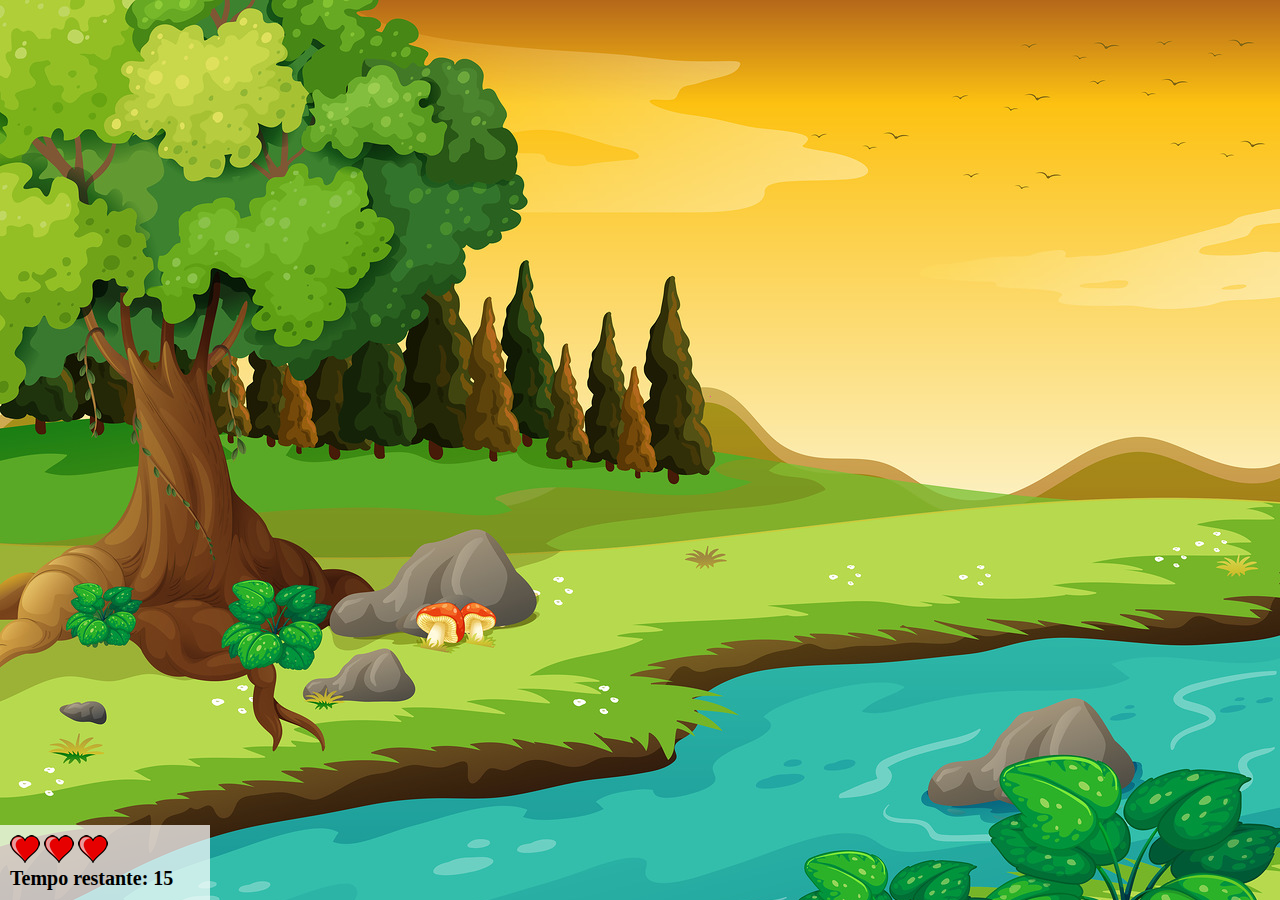
<file: index.html>
<!DOCTYPE html>
<html lang="pt-br" >
<head>
    <meta charset="UTF-8">
    <meta name="viewport" content="width=device-width, initial-scale=1.0">
    <title>Mata Mosquito</title>
    <link rel="stylesheet" href="style.css">
    <script src="script.js"></script>
</head>
<body onresize="ajustarPosicao()" >
    <div class="painel">
        <div class="vida">
            <img id="v1" src="imagens/coracao_cheio.png">
            <img id="v2" src="imagens/coracao_cheio.png">
            <img id="v3" src="imagens/coracao_cheio.png">
        </div>
        <div class="cronometro"> Tempo restante: <span id="cronometro"></span> </div>
    </div>
    <script>
        document.getElementById('cronometro').innerHTML = tempo
        var criarMosca = setInterval(function(){
            posicionarRandomicamente()

        }, tempoMosquito)
    </script>
</body>
</html>
</file>
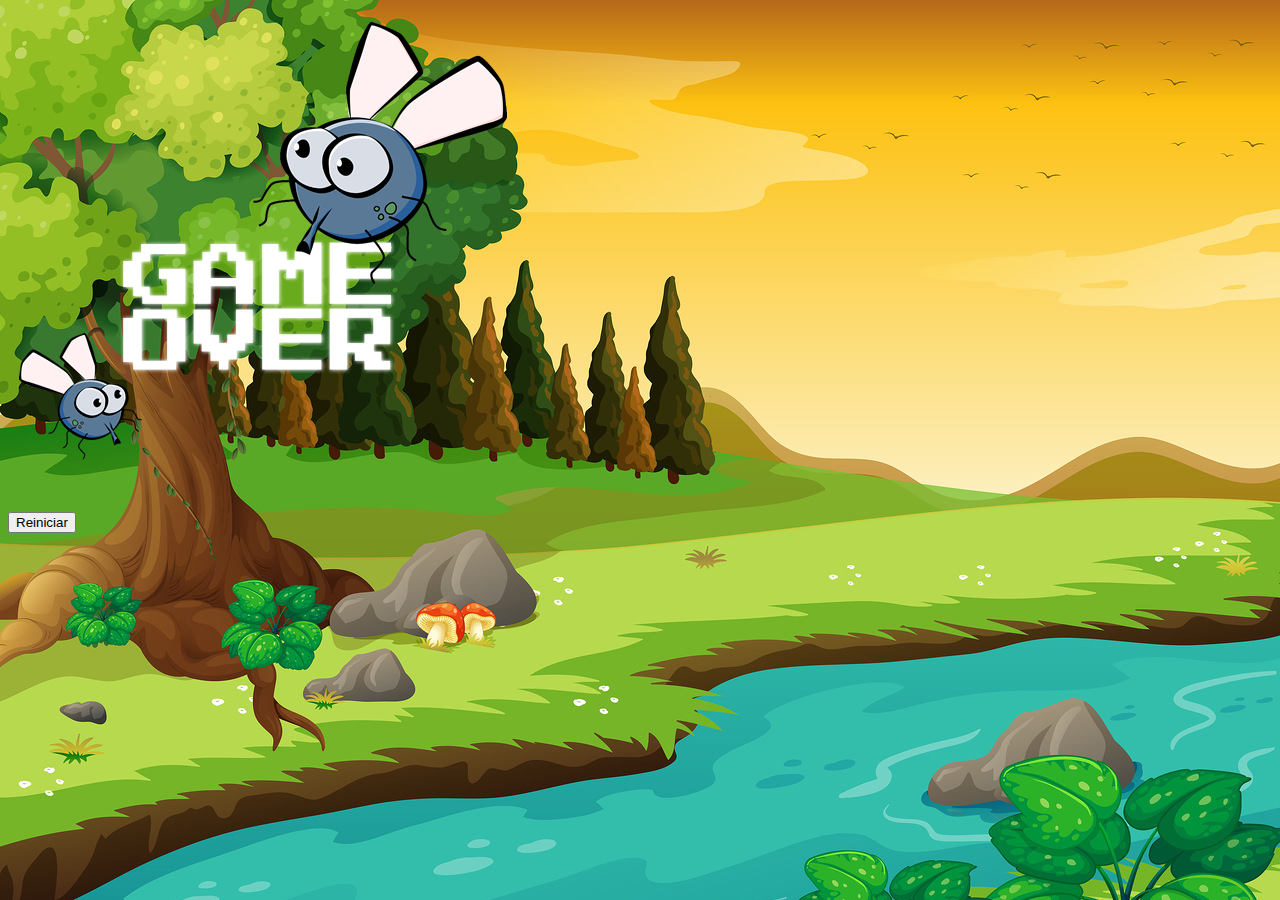
<file: game_over.html>
<!DOCTYPE html>
<html lang="pt-br">
<head>
    <meta charset="UTF-8">
    <meta name="viewport" content="width=device-width, initial-scale=1.0">
    <title>Game Over</title>
    <link rel="stylesheet" href="https://cdn.jsdelivr.net/npm/bootstrap@4.1.3/dist/css/bootstrap.min.css" integrity="sha384-MCw98/SFnGE8fJT3GXwEOngsV7Zt27NXFoaoApmYm81iuXoPkFOJwJ8ERdknLPMO" crossorigin="anonymous">
    <link rel="stylesheet" href="style.css">
</head>
<body>
    <div class="container">
        <div class="row">
            <div class="col">
                <div class="d-flex justify-content-center">
                    <img src="imagens/game_over.png" alt="perdeu">
                </div>
            </div>
        </div>
        <div class="row">
            <div class="col">
                <div class="d-flex justify-content-center">
                    <button onclick="window.location.href ='tela_inicial.html'" class="btn btn-dark btn-lg">Reiniciar</button>
                </div>
            </div>
        </div>
    </div>
</body>
</html>
</file>
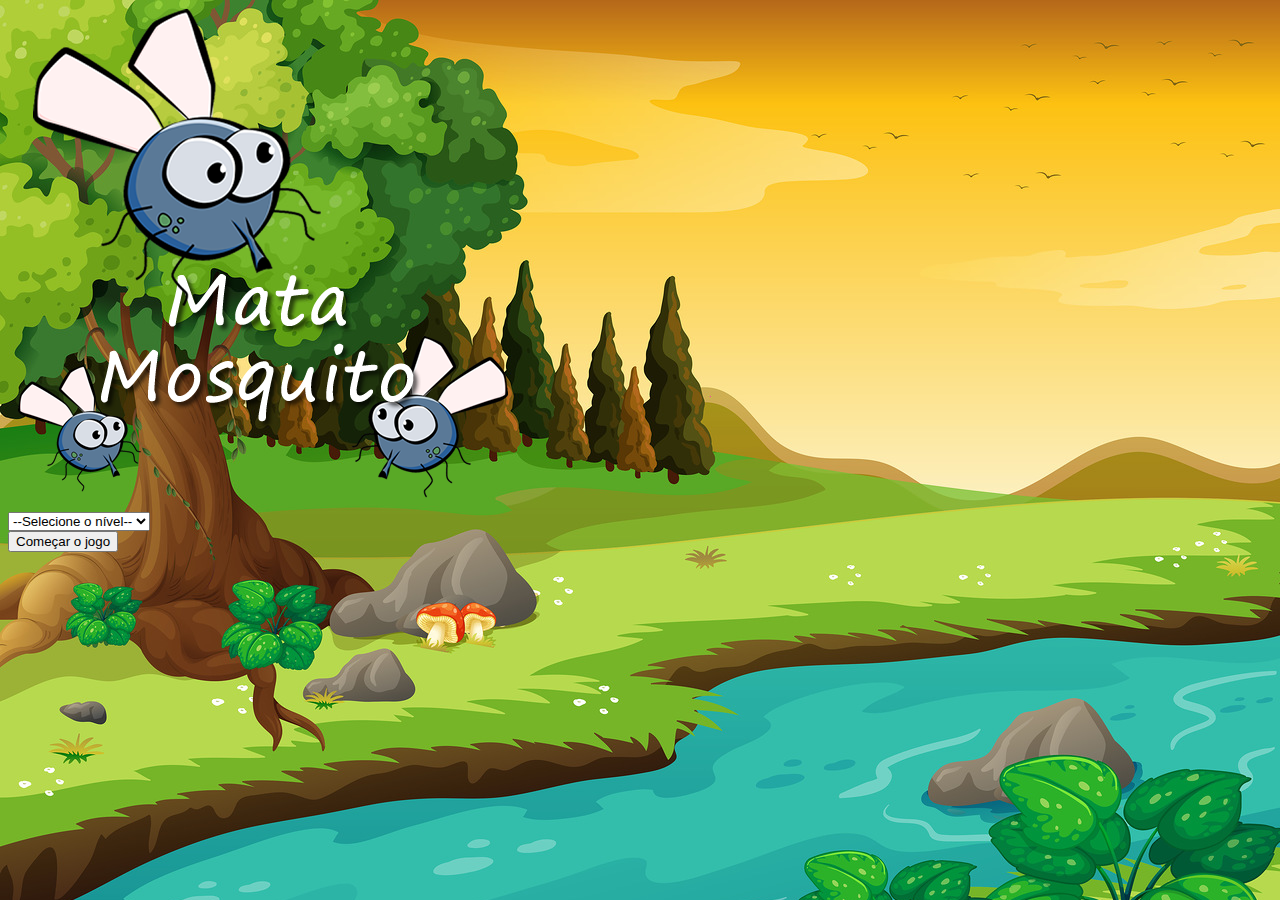
<file: tela_inicial.html>
<!DOCTYPE html>
<html lang="pt-br">
<head>
    <meta charset="UTF-8">
    <meta name="viewport" content="width=device-width, initial-scale=1.0">
    <title>Game Over</title>
    <link rel="stylesheet" href="https://cdn.jsdelivr.net/npm/bootstrap@4.1.3/dist/css/bootstrap.min.css" integrity="sha384-MCw98/SFnGE8fJT3GXwEOngsV7Zt27NXFoaoApmYm81iuXoPkFOJwJ8ERdknLPMO" crossorigin="anonymous">
    <link rel="stylesheet" href="style.css">
</head>
<script>
    function iniciarJogo(){
        nivel = document.getElementById('nivel').value
        if (nivel === ''){
            alert('selecione um nível para começar o jogo')
            return false
        }
        window.location.href = 'index.html?' + nivel // isso aqui é interessante pq dá para ver o nível que o usuário está
    }
</script>
<body>
    <div class="container">
        <div class="row">
            <div class="col">
                <div class="d-flex justify-content-center">
                    <img src="imagens/game.png" alt="perdeu">
                </div>
            </div>
        </div>
        
        <div class="row">
            <div class="col">
                <div class="d-flex justify-content-center">
                    <div class="mb-2">
                        <select class="form-control" id="nivel">
                            <option value="">--Selecione o nível--</option>
                            <option value="normal">Normal</option>
                            <option value="dificil">Difícil</option>
                            <option value="impossivel">Impossível</option>
                        </select>
                    </div>    
                </div>
            </div>
        </div>
        <div class="row">
            <div class="col">
                <div class="d-flex justify-content-center">
                    <button onclick="iniciarJogo()" class="btn btn-danger btn-lg">Começar o jogo</button>
                </div>
            </div>
        </div>
        
    </div>
</body>
</html>
</file>
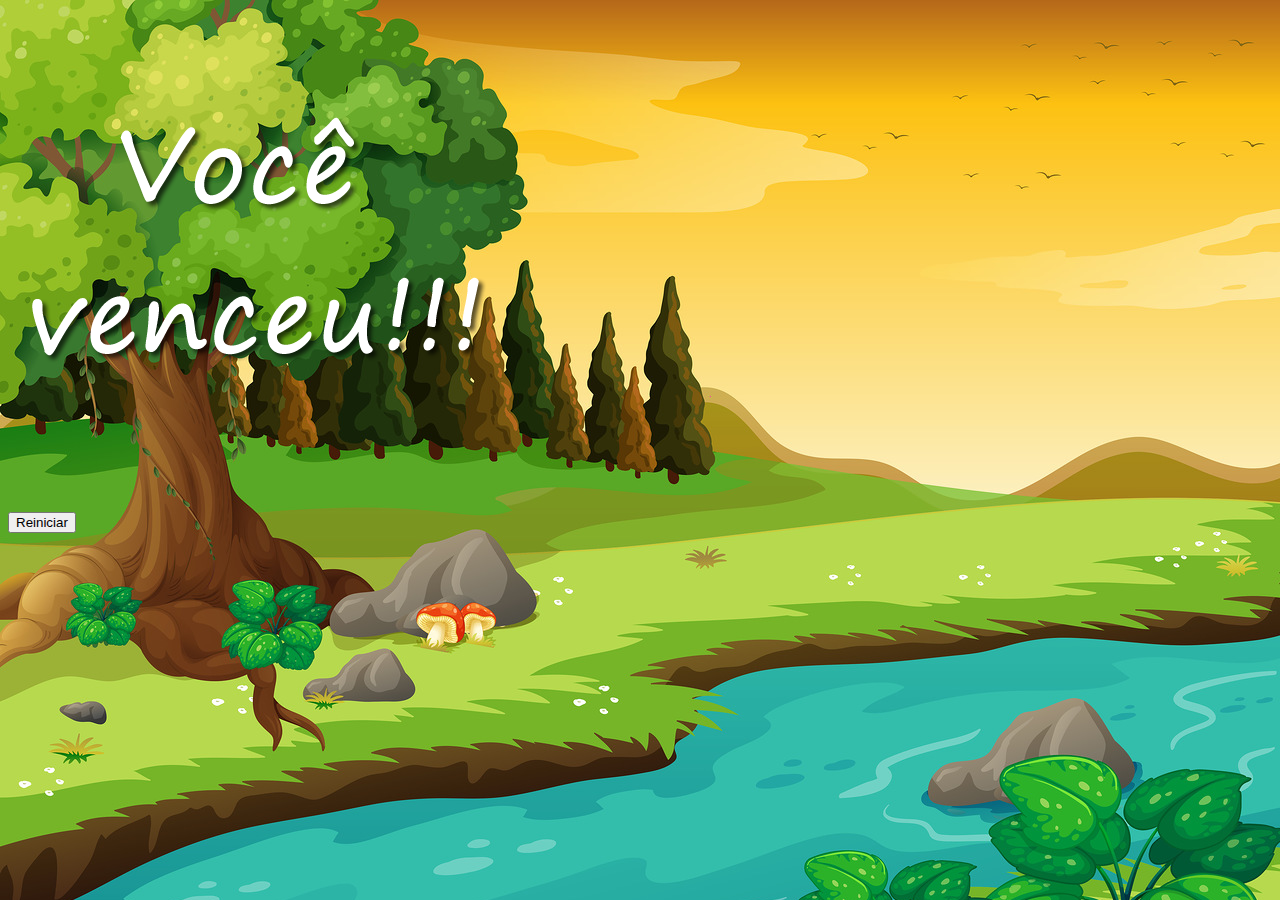
<file: vitoria.html>
<!DOCTYPE html>
<html lang="pt-br">
<head>
    <meta charset="UTF-8">
    <meta name="viewport" content="width=device-width, initial-scale=1.0">
    <title>Game Over</title>
    <link rel="stylesheet" href="https://cdn.jsdelivr.net/npm/bootstrap@4.1.3/dist/css/bootstrap.min.css" integrity="sha384-MCw98/SFnGE8fJT3GXwEOngsV7Zt27NXFoaoApmYm81iuXoPkFOJwJ8ERdknLPMO" crossorigin="anonymous">
    <link rel="stylesheet" href="style.css">
</head>
<body>
    <div class="container">
        <div class="row">
            <div class="col">
                <div class="d-flex justify-content-center">
                    <img src="imagens/vitoria.png" alt="perdeu">
                </div>
            </div>
        </div>
        <div class="row">
            <div class="col">
                <div class="d-flex justify-content-center">
                    <button onclick="window.location.href ='tela_inicial.html'" class="btn btn-dark btn-lg">Reiniciar</button>
                </div>
            </div>
        </div>
    </div>
</body>
</html>
</file>
<file: style.css>
html{
    cursor: url(imagens/mata_mosca.png) 30 30, auto;
}

body{
    background: url(imagens/bg.jpg) no-repeat ;
    background-size: 100%;
}
.mosquito1{
    width: 50px;
    height:50px;
}
.mosquito2{
    width:70px;
    height: 70px;
}
.mosquito3{
    width:90px;
    height: 90px;
}
.normal{
    transform: scaleX(1);
}
.rotacionado{
    transform: scaleX(-1);
}
.painel{
    width: 190px;
    padding: 10px;
    position: absolute;
    bottom: 0;
    left:0;
    background-color: rgba(255, 255, 255, 0.726);
}
.vida{
    float: left;
}
.cronometro{
    float: left;
    font-size: 20px;
    font-weight: bold;
}
</file>
